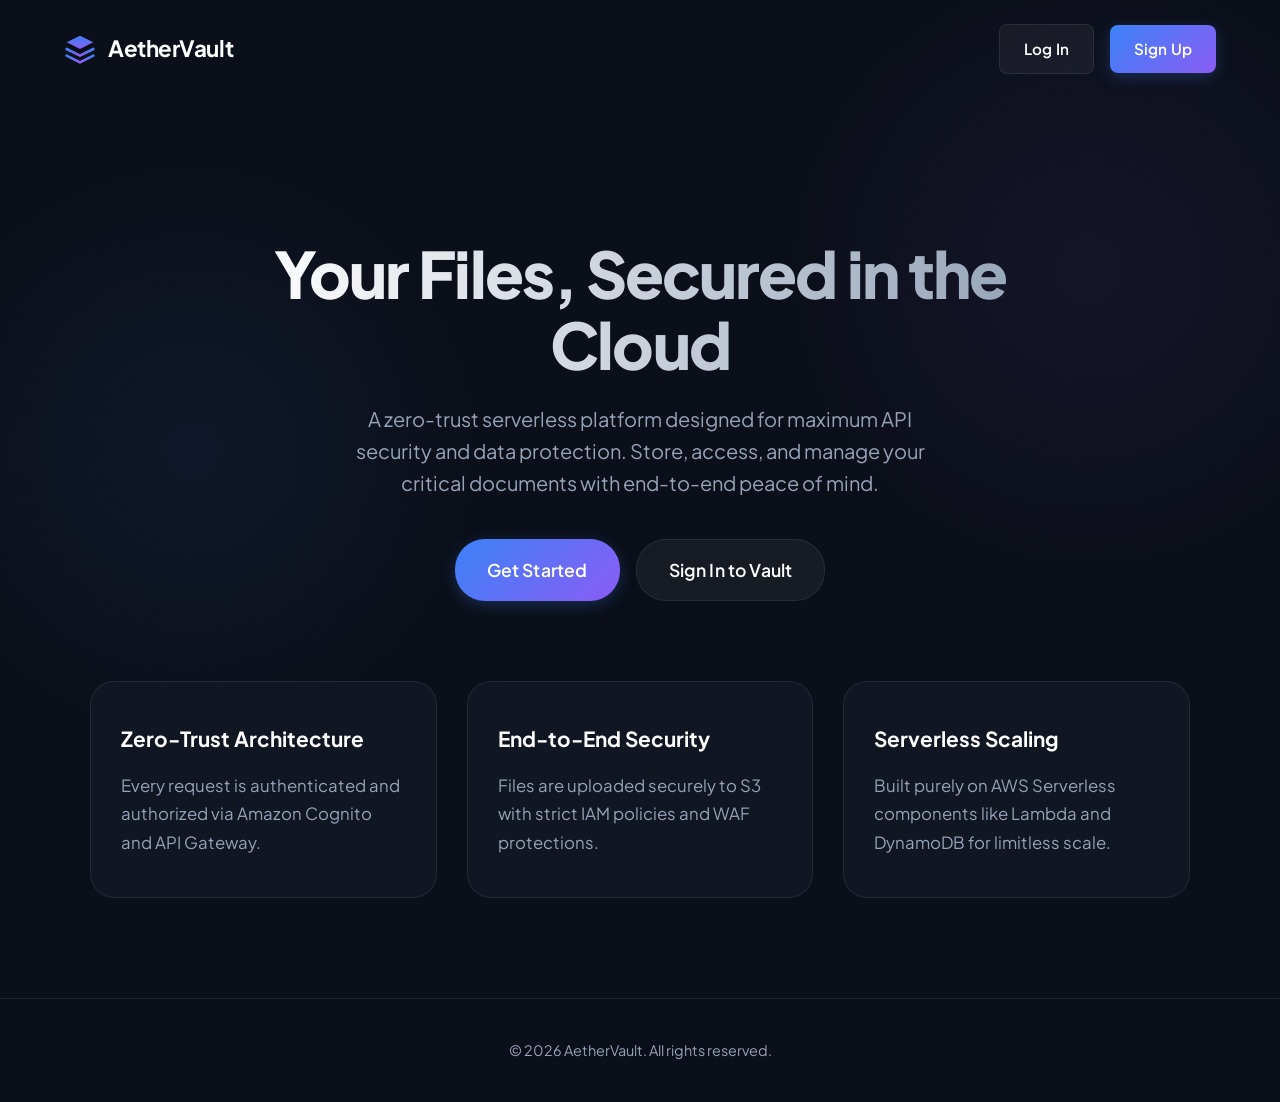
<file: scripts/website/index.html>
<!DOCTYPE html>
<html lang="en">
<head>
    <meta charset="UTF-8">
    <meta name="viewport" content="width=device-width, initial-scale=1.0">
    <title>AetherVault - Home</title>
    <link rel="stylesheet" href="styles.css">
</head>
<body class="landing-page">
    <header class="landing-header">
        <div class="logo">
            <h1>
                <svg class="logo-svg" viewBox="0 0 24 24" fill="none" xmlns="http://www.w3.org/2000/svg">
                  <path d="M12 2L2 7L12 12L22 7L12 2Z" fill="url(#paint0_linear)"/>
                  <path d="M2 17L12 22L22 17" stroke="url(#paint1_linear)" stroke-width="2" stroke-linecap="round" stroke-linejoin="round"/>
                  <path d="M2 12L12 17L22 12" stroke="url(#paint2_linear)" stroke-width="2" stroke-linecap="round" stroke-linejoin="round"/>
                  <defs>
                    <linearGradient id="paint0_linear" x1="12" y1="2" x2="12" y2="12" gradientUnits="userSpaceOnUse">
                      <stop stop-color="#3b82f6"/>
                      <stop offset="1" stop-color="#8b5cf6"/>
                    </linearGradient>
                    <linearGradient id="paint1_linear" x1="12" y1="17" x2="12" y2="22" gradientUnits="userSpaceOnUse">
                      <stop stop-color="#3b82f6"/>
                      <stop offset="1" stop-color="#8b5cf6"/>
                    </linearGradient>
                    <linearGradient id="paint2_linear" x1="12" y1="12" x2="12" y2="17" gradientUnits="userSpaceOnUse">
                      <stop stop-color="#3b82f6"/>
                      <stop offset="1" stop-color="#8b5cf6"/>
                    </linearGradient>
                  </defs>
                </svg>
                AetherVault
            </h1>
        </div>
        <nav class="landing-nav">
            <a href="auth.html" class="btn secondary">Log In</a>
            <a href="auth.html?mode=signup" class="btn primary">Sign Up</a>
        </nav>
    </header>

    <main class="hero-section">
        <div class="hero-content">
            <h2>Your Files, Secured in the Cloud</h2>
            <p>A zero-trust serverless platform designed for maximum API security and data protection. Store, access, and manage your critical documents with end-to-end peace of mind.</p>
            <div class="hero-actions">
                <a href="auth.html?mode=signup" class="btn primary hero-btn">Get Started</a>
                <a href="auth.html" class="btn secondary hero-btn">Sign In to Vault</a>
            </div>
        </div>
        
        <div class="features-section">
            <div class="feature-card">
                <h3>Zero-Trust Architecture</h3>
                <p>Every request is authenticated and authorized via Amazon Cognito and API Gateway.</p>
            </div>
            <div class="feature-card">
                <h3>End-to-End Security</h3>
                <p>Files are uploaded securely to S3 with strict IAM policies and WAF protections.</p>
            </div>
            <div class="feature-card">
                <h3>Serverless Scaling</h3>
                <p>Built purely on AWS Serverless components like Lambda and DynamoDB for limitless scale.</p>
            </div>
        </div>
    </main>

    <footer>
        <p>&copy; 2026 AetherVault. All rights reserved.</p>
    </footer>

    <script src="config.js"></script>
    <script>
        document.addEventListener('DOMContentLoaded', () => {
            if (appConfig.cognito.domain.includes('${')) return; // Still running locally without terraform injection
            
            const redirectUri = `https://${window.location.hostname}/vault.html`;
            const loginUrl = `https://${appConfig.cognito.domain}/login?client_id=${appConfig.cognito.userPoolClientId}&response_type=token&scope=email+openid&redirect_uri=${redirectUri}`;
            const signupUrl = `https://${appConfig.cognito.domain}/signup?client_id=${appConfig.cognito.userPoolClientId}&response_type=token&scope=email+openid&redirect_uri=${redirectUri}`;
            
            document.querySelectorAll('a[href="auth.html"]').forEach(el => el.href = loginUrl);
            document.querySelectorAll('a[href="auth.html?mode=signup"]').forEach(el => el.href = signupUrl);
        });
    </script>
</body>
</html>
</file>
<file: scripts/website/styles.css>
@import url('https://fonts.googleapis.com/css2?family=Plus+Jakarta+Sans:wght@400;500;600;700;800&display=swap');

:root {
    --bg-main: #0B0F19;
    --bg-card: rgba(20, 26, 40, 0.7);
    --bg-card-hover: rgba(30, 38, 56, 0.8);
    --border-color: rgba(255, 255, 255, 0.08);
    --text-primary: #ffffff;
    --text-secondary: #94a3b8;
    --primary-color: #3b82f6;
    --primary-gradient: linear-gradient(135deg, #3b82f6 0%, #8b5cf6 100%);
    --primary-gradient-hover: linear-gradient(135deg, #2563eb 0%, #7c3aed 100%);
    --danger-color: #ef4444;
    --success-color: #10b981;
    --font-family: 'Plus Jakarta Sans', sans-serif;
    --radius-sm: 8px;
    --radius-md: 16px;
    --radius-lg: 24px;
    --shadow-glow: 0 0 20px rgba(139, 92, 246, 0.15);
}

* {
    box-sizing: border-box;
    margin: 0;
    padding: 0;
    font-family: var(--font-family);
}

body {
    background-color: var(--bg-main);
    color: var(--text-primary);
    line-height: 1.6;
    -webkit-font-smoothing: antialiased;
    background-image: 
        radial-gradient(circle at 15% 50%, rgba(59, 130, 246, 0.08), transparent 25%),
        radial-gradient(circle at 85% 30%, rgba(139, 92, 246, 0.08), transparent 25%);
    background-attachment: fixed;
    min-height: 100vh;
}

#app-container {
    max-width: 1100px;
    margin: 0 auto;
    padding: 20px;
}

/* Header & Logo */
header {
    display: flex;
    justify-content: space-between;
    align-items: center;
    padding: 20px 30px;
    margin-bottom: 40px;
    background: var(--bg-card);
    backdrop-filter: blur(12px);
    -webkit-backdrop-filter: blur(12px);
    border-radius: var(--radius-lg);
    border: 1px solid var(--border-color);
    box-shadow: 0 10px 30px rgba(0,0,0,0.2);
}

.logo h1 a, .logo h1 {
    display: flex;
    align-items: center;
    gap: 12px;
    font-size: 1.4rem;
    font-weight: 700;
    letter-spacing: -0.02em;
    color: var(--text-primary);
    text-decoration: none;
}

.logo-svg {
    width: 32px;
    height: 32px;
}

/* Generic Utilities */
.hidden { display: none !important; }
.text-center { text-align: center; }
.full-width { width: 100%; }

/* Buttons */
.btn {
    padding: 12px 24px;
    border: none;
    border-radius: var(--radius-sm);
    cursor: pointer;
    font-weight: 600;
    font-size: 0.95rem;
    transition: all 0.3s cubic-bezier(0.4, 0, 0.2, 1);
    display: inline-flex;
    align-items: center;
    justify-content: center;
    text-decoration: none;
    letter-spacing: 0.01em;
}

.btn:active {
    transform: scale(0.97);
}

.btn:disabled {
    opacity: 0.5;
    cursor: not-allowed;
    transform: none;
}

.btn.primary {
    background: var(--primary-gradient);
    color: white;
    box-shadow: 0 4px 15px rgba(59, 130, 246, 0.25);
}

.btn.primary:hover:not(:disabled) {
    background: var(--primary-gradient-hover);
    box-shadow: 0 6px 20px rgba(139, 92, 246, 0.4);
    transform: translateY(-2px);
}

.btn.secondary {
    background: rgba(255, 255, 255, 0.05);
    color: var(--text-primary);
    border: 1px solid var(--border-color);
    backdrop-filter: blur(10px);
}

.btn.secondary:hover:not(:disabled) {
    background: rgba(255, 255, 255, 0.1);
    border-color: rgba(255, 255, 255, 0.2);
    transform: translateY(-2px);
}

.btn.success {
    background: var(--success-color);
    color: white;
}

.btn.success:hover:not(:disabled) {
    background: #059669;
    box-shadow: 0 6px 20px rgba(16, 185, 129, 0.3);
}

/* Landing Page */
.landing-page {
    display: flex;
    flex-direction: column;
    min-height: 100vh;
}

.landing-header {
    padding: 24px 5%;
    display: flex;
    justify-content: space-between;
    align-items: center;
    background: transparent;
    border: none;
    box-shadow: none;
    backdrop-filter: none;
}

.landing-nav {
    display: flex;
    gap: 16px;
    align-items: center;
}

.hero-section {
    flex: 1;
    display: flex;
    flex-direction: column;
    align-items: center;
    justify-content: center;
    padding: 100px 20px;
    text-align: center;
    position: relative;
    z-index: 1;
}

.hero-content {
    max-width: 800px;
    margin-bottom: 80px;
}

.hero-content h2 {
    font-size: 4rem;
    font-weight: 800;
    color: #fff;
    margin-bottom: 24px;
    line-height: 1.1;
    letter-spacing: -0.03em;
    background: linear-gradient(to right, #ffffff, #94a3b8);
    -webkit-background-clip: text;
    -webkit-text-fill-color: transparent;
}

.hero-content p {
    font-size: 1.25rem;
    color: var(--text-secondary);
    margin-bottom: 40px;
    font-weight: 400;
    max-width: 600px;
    margin-left: auto;
    margin-right: auto;
}

.hero-actions {
    display: flex;
    gap: 16px;
    justify-content: center;
}

.hero-btn {
    font-size: 1.1rem;
    padding: 16px 32px;
    border-radius: 30px;
}

.features-section {
    display: grid;
    grid-template-columns: repeat(auto-fit, minmax(300px, 1fr));
    gap: 30px;
    width: 100%;
    max-width: 1100px;
}

.feature-card {
    background: var(--bg-card);
    backdrop-filter: blur(20px);
    -webkit-backdrop-filter: blur(20px);
    padding: 40px 30px;
    border-radius: var(--radius-lg);
    border: 1px solid var(--border-color);
    transition: all 0.3s ease;
    text-align: left;
    position: relative;
    overflow: hidden;
}

.feature-card::before {
    content: '';
    position: absolute;
    top: 0; left: 0; right: 0;
    height: 1px;
    background: linear-gradient(90deg, transparent, rgba(255,255,255,0.2), transparent);
    opacity: 0;
    transition: opacity 0.3s ease;
}

.feature-card:hover {
    transform: translateY(-5px);
    background: var(--bg-card-hover);
    box-shadow: var(--shadow-glow);
    border-color: rgba(139, 92, 246, 0.3);
}

.feature-card:hover::before {
    opacity: 1;
}

.feature-card h3 {
    color: #fff;
    margin-bottom: 16px;
    font-size: 1.3rem;
    font-weight: 700;
}

.feature-card p {
    color: var(--text-secondary);
    font-size: 1.05rem;
    line-height: 1.7;
}

.landing-page footer {
    text-align: center;
    padding: 40px;
    color: var(--text-secondary);
    font-size: 0.9rem;
    border-top: 1px solid var(--border-color);
}

/* Auth Page */
.auth-page-body {
    display: flex;
    justify-content: center;
    align-items: center;
    min-height: 100vh;
}

.auth-container {
    width: 100%;
    max-width: 440px;
    padding: 20px;
}

.auth-logo {
    margin-bottom: 40px;
}

.auth-logo h1 {
    justify-content: center;
    font-size: 1.8rem;
}

.auth-box {
    background: var(--bg-card);
    backdrop-filter: blur(20px);
    -webkit-backdrop-filter: blur(20px);
    padding: 50px 40px;
    border-radius: var(--radius-lg);
    border: 1px solid var(--border-color);
    box-shadow: 0 20px 40px rgba(0,0,0,0.4);
    width: 100%;
}

.auth-box h2 {
    margin-bottom: 30px;
    text-align: center;
    color: #fff;
    font-size: 1.6rem;
    font-weight: 700;
}

.form-group {
    margin-bottom: 24px;
}

.form-group label {
    display: block;
    margin-bottom: 10px;
    font-weight: 500;
    color: var(--text-secondary);
    font-size: 0.9rem;
}

.form-group input {
    width: 100%;
    padding: 14px 16px;
    border: 1px solid var(--border-color);
    border-radius: var(--radius-sm);
    font-size: 1rem;
    background: rgba(0, 0, 0, 0.2);
    color: #fff;
    transition: all 0.3s ease;
}

.form-group input:focus {
    outline: none;
    border-color: var(--primary-color);
    background: rgba(0, 0, 0, 0.4);
    box-shadow: 0 0 0 3px rgba(59, 130, 246, 0.2);
}

.form-group input::placeholder {
    color: #475569;
}

#auth-submit-btn {
    margin-top: 10px;
    padding: 14px;
    font-size: 1.05rem;
    border-radius: var(--radius-md);
}

.auth-switch {
    margin-top: 30px;
    text-align: center;
    font-size: 0.95rem;
    color: var(--text-secondary);
}

.auth-switch a {
    color: #a78bfa;
    text-decoration: none;
    font-weight: 600;
    margin-left: 6px;
    transition: color 0.2s;
}

.auth-switch a:hover {
    color: #c4b5fd;
}

.error-message {
    color: var(--danger-color);
    font-size: 0.9rem;
    margin-bottom: 20px;
    text-align: center;
    background: rgba(239, 68, 68, 0.1);
    border: 1px solid rgba(239, 68, 68, 0.2);
    padding: 12px;
    border-radius: var(--radius-sm);
    display: none;
}
.error-message:not(:empty) {
    display: block;
}

/* Vault Section */
.vault-page-body {
    min-height: 100vh;
}

.vault-controls {
    background: var(--bg-card);
    backdrop-filter: blur(12px);
    padding: 30px;
    border-radius: var(--radius-lg);
    border: 1px solid var(--border-color);
    margin-bottom: 30px;
    box-shadow: 0 10px 30px rgba(0,0,0,0.2);
}

.upload-area {
    display: flex;
    align-items: center;
    gap: 16px;
    flex-wrap: wrap;
}

.file-input {
    display: none;
}

#selected-file-name {
    color: var(--text-primary);
    font-size: 0.95rem;
    flex-grow: 1;
    white-space: nowrap;
    overflow: hidden;
    text-overflow: ellipsis;
    background: rgba(0,0,0,0.2);
    padding: 14px 20px;
    border-radius: var(--radius-sm);
    border: 1px dashed rgba(255,255,255,0.2);
}

#upload-progress {
    margin-top: 20px;
    display: flex;
    align-items: center;
    gap: 15px;
}

.progress-bar {
    flex-grow: 1;
    height: 8px;
    background: rgba(255,255,255,0.1);
    border-radius: 4px;
    overflow: hidden;
}

.progress-fill {
    height: 100%;
    background: var(--primary-gradient);
    width: 0%;
    transition: width 0.4s cubic-bezier(0.4, 0, 0.2, 1);
    box-shadow: 0 0 10px rgba(139, 92, 246, 0.5);
}

#progress-text {
    font-weight: 600;
    color: #a78bfa;
    font-size: 0.9rem;
    min-width: 45px;
}

/* File List */
.file-list-container {
    background: var(--bg-card);
    backdrop-filter: blur(12px);
    border-radius: var(--radius-lg);
    padding: 30px;
    overflow-x: auto;
    border: 1px solid var(--border-color);
    box-shadow: 0 10px 30px rgba(0,0,0,0.2);
}

.file-list-container h2 {
    margin-bottom: 24px;
    font-size: 1.4rem;
    color: #fff;
    font-weight: 700;
}

table {
    width: 100%;
    border-collapse: separate;
    border-spacing: 0;
}

th, td {
    padding: 18px 16px;
    text-align: left;
    border-bottom: 1px solid rgba(255,255,255,0.05);
}

th {
    background: rgba(0,0,0,0.2);
    font-weight: 600;
    color: var(--text-secondary);
    font-size: 0.85rem;
    text-transform: uppercase;
    letter-spacing: 0.05em;
}

th:first-child { border-top-left-radius: var(--radius-sm); }
th:last-child { border-top-right-radius: var(--radius-sm); }

tr:last-child td { border-bottom: none; }

tr td {
    color: #e2e8f0;
    font-size: 0.95rem;
}

tr:hover td {
    background: rgba(255,255,255,0.02);
}

.empty-state {
    text-align: center;
    padding: 50px !important;
    color: var(--text-secondary);
    font-style: normal;
    font-size: 1.05rem;
}

.action-links {
    display: flex;
    gap: 12px;
}

.action-links a {
    color: #a78bfa;
    text-decoration: none;
    font-weight: 600;
    font-size: 0.9rem;
    padding: 6px 14px;
    border-radius: 6px;
    background: rgba(167, 139, 250, 0.1);
    transition: all 0.2s;
    border: 1px solid rgba(167, 139, 250, 0.1);
}

.action-links a:hover {
    background: rgba(167, 139, 250, 0.2);
    border-color: rgba(167, 139, 250, 0.3);
}

/* User Info */
#user-info {
    display: flex;
    align-items: center;
    gap: 20px;
}

#welcome-message {
    color: var(--text-secondary);
    font-weight: 500;
}
</file>
